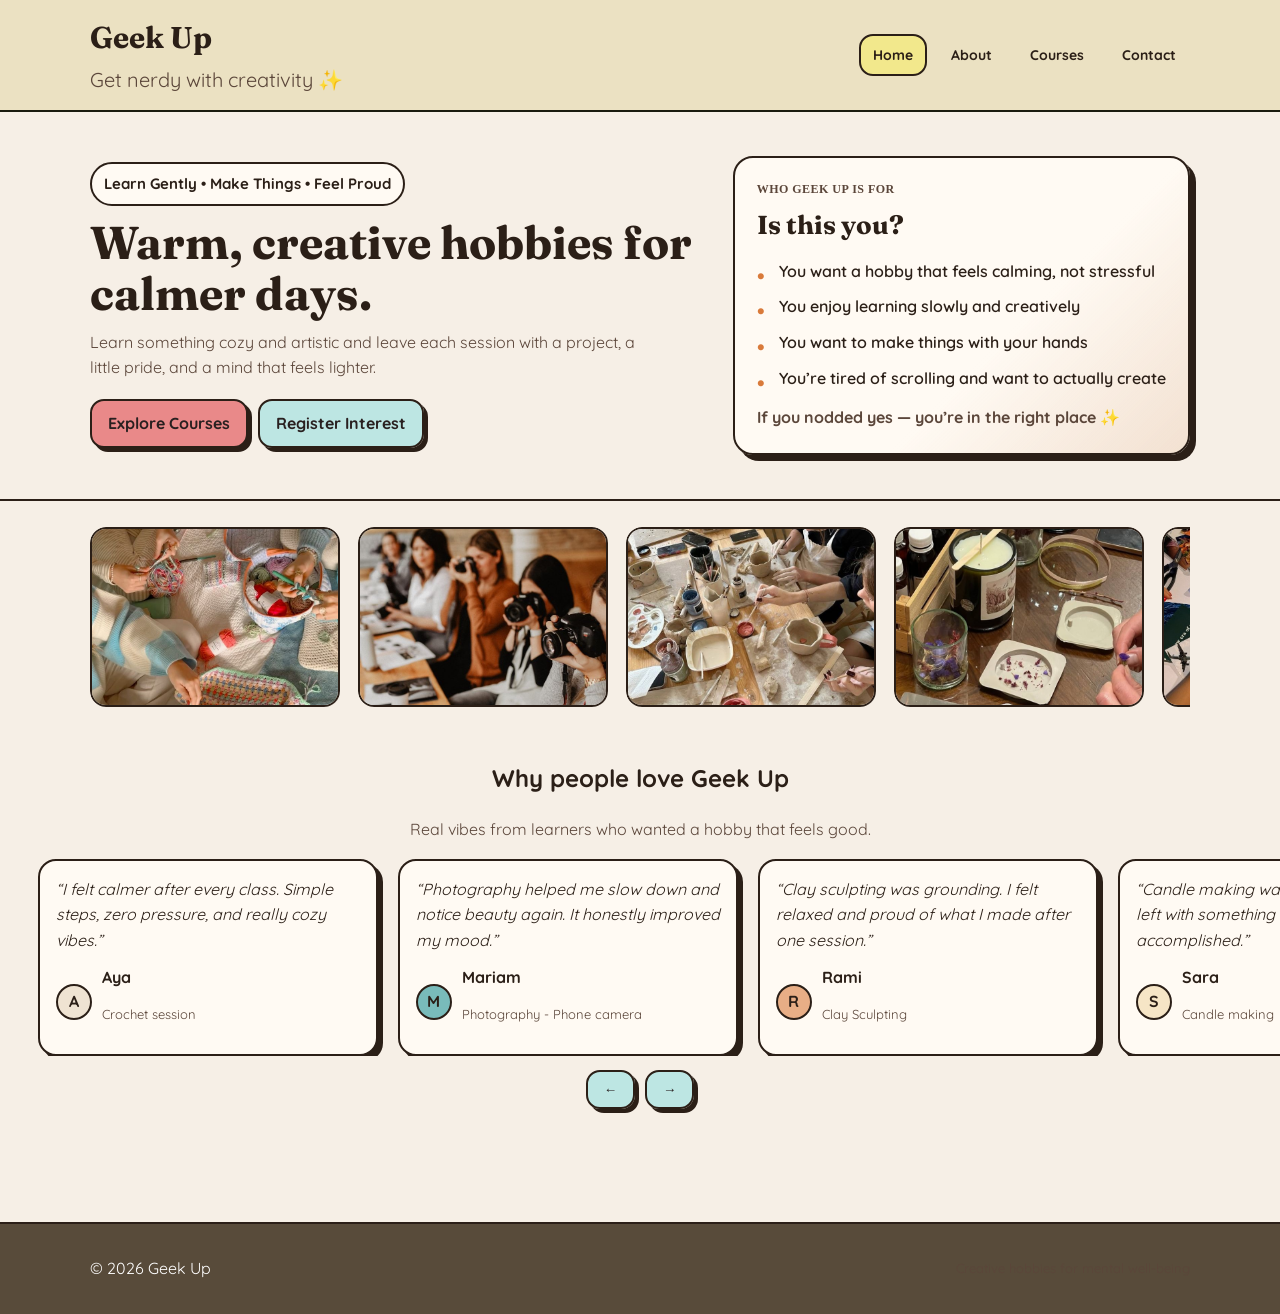
<file: index.html>
<!doctype html>
<html lang="en">
<head>
  <meta charset="utf-8">
  <title>Geek Up | Creative hobbies for a happier mind</title>

  <link rel="preconnect" href="https://fonts.googleapis.com">
  <link rel="preconnect" href="https://fonts.gstatic.com" crossorigin>
  <link href="https://fonts.googleapis.com/css2?family=Fraunces:wght@600;700&family=Quicksand:wght@400;600;700&display=swap" rel="stylesheet">

  <link rel="stylesheet" href="style.css">
</head>
<body>

  <header class="site-header">
    <div class="container header-inner">
      <a class="brand" href="index.html">
        <span class="brand-name">Geek Up</span>
        <span class="brand-tagline">Get nerdy with creativity ✨</span>
      </a>

      <nav class="nav">
        <a class="nav-link active" href="index.html">Home</a>
        <a class="nav-link" href="about.html">About</a>
        <a class="nav-link" href="courses.html">Courses</a>
        <a class="nav-link" href="contact.html">Contact</a>
      </nav>
    </div>
  </header>

  <main>

    <section class="hero">
      <div class="container hero-inner">

        <div class="hero-left">
          <p class="tiny-badge">Learn Gently • Make Things • Feel Proud</p>

          <h1 class="hero-title">Warm, creative hobbies for calmer days.</h1>

          <p class="hero-subtitle">
            Learn something cozy and artistic and leave each session with a project,
            a little pride, and a mind that feels lighter.
          </p>

          <div class="hero-buttons">
            <a class="btn primary" href="courses.html">Explore Courses</a>
            <a class="btn soft" href="contact.html">Register Interest</a>
          </div>
        </div>

       <div class="who-card">
  <p class="who-eyebrow">Who Geek Up is for</p>

  <h2 class="who-title">
    Is this you?
  </h2>

  <ul class="who-list">
    <li>You want a hobby that feels calming, not stressful</li>
    <li>You enjoy learning slowly and creatively</li>
    <li>You want to make things with your hands</li>
    <li>You’re tired of scrolling and want to actually create</li>
  </ul>

  <p class="who-footer">
    If you nodded yes — you’re in the right place ✨
  </p>
</div>


    </section>

    <!-- Photo row -->
    <section class="section photos-section">
      <div class="container">
        <div class="photo-row">

          <div class="photo-item">
            <img src="crochet.jpg" alt="Crochet aesthetic">
            <span class="photo-name">crochet</span>

          </div>

          <div class="photo-item">
            <img src="photography.jpg" alt="Photography aesthetic">
            <span class="photo-name">Shooting</span>
          </div>

          <div class="photo-item">
            <img src="clay.jpg" alt="Clay sculpting aesthetic">
            <span class="photo-name">Molding</span>
          </div>

          <div class="photo-item">
            <img src="candles.jpg" alt="Candle making aesthetic">
            <span class="photo-name">Pouring</span>
          </div>

          <div class="photo-item">
            <img src="journaling.jpg" alt="Journaling aesthetic">
            <span class="photo-name">Journaling</span>
          </div>

          <div class="photo-item">
            <img src="flowers.jpg" alt="Flower arrangement aesthetic">
            <span class="photo-name">Flowering</span>
          </div>

        </div>
      </div>
    </section>



    <!-- Reviews -->
    <section class="r-section">
      <div class="r-container">
        <div class="reviews-head">
          <h2 class="r-section-title">Why people love Geek Up</h2>
          <p class="muted">Real vibes from learners who wanted a hobby that feels good.</p>
        </div>

        <div class="reviews-wrap">
          <div class="reviews" id="reviews">

            <article class="review">
              <p class="quote">“I felt calmer after every class. Simple steps, zero pressure, and really cozy vibes.”</p>
              <div class="review-info">
                <div class="avatar a1">A</div>
                <div>
                  <p class="name">Aya</p>
                  <p class="muted small">Crochet session</p>
                </div>
              </div>
            </article>

            <article class="review">
              <p class="quote">“Photography helped me slow down and notice beauty again. It honestly improved my mood.”</p>
              <div class="review-info">
                <div class="avatar a2">M</div>
                <div>
                  <p class="name">Mariam</p>
                  <p class="muted small">Photography - Phone camera</p>
                </div>
              </div>
            </article>

            <article class="review">
              <p class="quote">“Clay sculpting was grounding. I felt relaxed and proud of what I made after one session.”</p>
              <div class="review-info">
                <div class="avatar a3">R</div>
                <div>
                  <p class="name">Rami</p>
                  <p class="muted small">Clay Sculpting </p>
                </div>
              </div>
            </article>

            <!-- 3 extra reviews so arrows actually do something -->
            <article class="review">
              <p class="quote">“Candle making was my new favorite. I left with something cute and felt accomplished.”</p>
              <div class="review-info">
                <div class="avatar a4">S</div>
                <div>
                  <p class="name">Sara</p>
                  <p class="muted small">Candle making</p>
                </div>
              </div>
            </article>

            <article class="review">
              <p class="quote">“Journaling made my head feel quieter. It’s like a reset button for my week.”</p>
              <div class="review-info">
                <div class="avatar a5">N</div>
                <div>
                  <p class="name">Nour</p>
                  <p class="muted small">Journaling & Scrapbooking</p>
                </div>
              </div>
            </article>

            <article class="review">
              <p class="quote">“Flower arranging was so relaxing. I didn’t expect it to feel this peaceful.”</p>
              <div class="review-info">
                <div class="avatar a6">L</div>
                <div>
                  <p class="name">Lina</p>
                  <p class="muted small">Flower arrangement</p>
                </div>
              </div>
            </article>

          </div>
        </div>

        <div class="review-controls">
          <button class="btn soft" id="prev" type="button">←</button>
          <button class="btn soft" id="next" type="button">→</button>
        </div>

      </div>
    </section>

  </main>

  <footer class="footer">
    <div class="container footer-inner">
      <p>© <span id="year"></span> Geek Up</p>
      <p class="muted small">Creative hobbies for mental well-being</p>
    </div>
  </footer>

  <script src="script.js"></script>
</body>
</html>
</file>
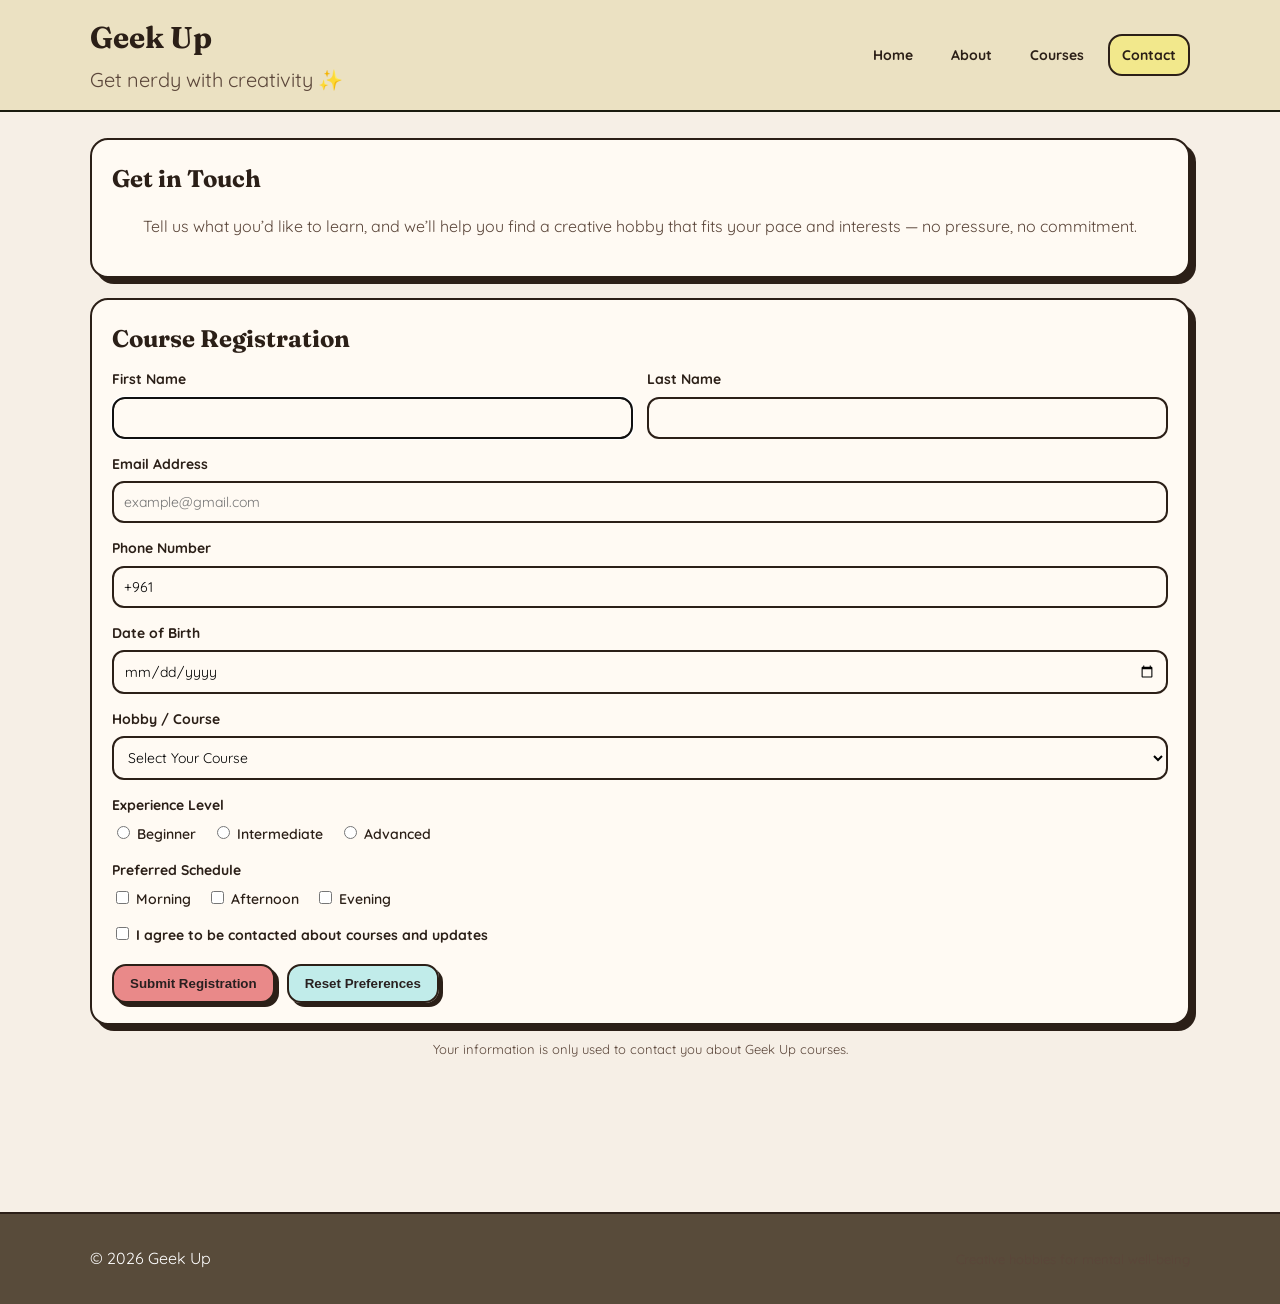
<file: contact.html>
<!doctype html>
<html lang="en">
<head>
  <meta charset="utf-8">
  <title>Contact | Geek Up</title>

  <link rel="preconnect" href="https://fonts.googleapis.com">
  <link rel="preconnect" href="https://fonts.gstatic.com" crossorigin>
  <link href="https://fonts.googleapis.com/css2?family=Fraunces:wght@600;700&family=Quicksand:wght@400;600;700&display=swap" rel="stylesheet">

  <link rel="stylesheet" href="style.css">
</head>
<body>

  <header class="site-header">
    <div class="container header-inner">
      <a class="brand" href="index.html">
        <span class="brand-name">Geek Up</span>
        <span class="brand-tagline">Get nerdy with creativity ✨</span>
      </a>

      <nav class="nav">
        <a class="nav-link" href="index.html">Home</a>
        <a class="nav-link" href="about.html">About</a>
        <a class="nav-link" href="courses.html">Courses</a>
        <a class="nav-link active" href="contact.html">Contact</a>
      </nav>
    </div>
  </header>

<main>
  <section class="section">
    <div class="container">

      <div class="card contact-intro">
        <h1 class="section-title">Get in Touch</h1>
        <p class="muted">
          Tell us what you’d like to learn, and we’ll help you find a creative hobby
          that fits your pace and interests — no pressure, no commitment.
        </p>
      </div>

      
      <form class="card contact-form" action="submit_form.php" name="regform" method="post">
        <h2 class="section-title">Course Registration</h2>

        
        <div class="form-row">
          <div class="form-group">
            <label>First Name</label>
            <input type="text" maxlength="20" name="first_name" required autofocus>
          </div>

          <div class="form-group">
            <label>Last Name</label>
            <input type="text" maxlength="30" name="last_name" required>
          </div>
        </div>

        <div class="form-group">
          <label>Email Address</label>
          <input type="email" placeholder="example@gmail.com" name="email" required>
        </div>

        <div class="form-group">
          <label>Phone Number</label>
          <input type="tel" maxlength="13" value="+961 " name="phone"  required>
        </div>

        <div class="form-group">
          <label>Date of Birth</label>
          <input type="date" name="dob   min="1960-01-01" max="2009-12-31">
        </div>

        <div class="form-group">
          <label>Hobby / Course</label>
          <select name="hobby" required>
            <option value="" selected disabled hidden>Select Your Course</option>
            <option>Hooking</option>
            <option>Photography</option>
            <option>Clay Molding</option>
            <option>Candle Pouring</option>
            <option>Journaling</option>
            <option>Flower Arranging</option>
          </select>
        </div>

        <div class="form-group">
          <label>Experience Level</label>
          <div class="radio-group">
            <label><input type="radio" name="level" value="Beginner" required> Beginner</label>
            <label><input type="radio" name="level" value="Intermediate"> Intermediate</label>
            <label><input type="radio" name="level"  value="Advanced"> Advanced</label>
          </div>
        </div>

        <div class="form-group">
          <label>Preferred Schedule</label>
          <div class="checkbox-group">
            <label><input type="checkbox" name="schedule" value="Morning"> Morning</label>
            <label><input type="checkbox" name="schedule" value="Afternoon"> Afternoon</label>
            <label><input type="checkbox" name="schedule" value="Evening"> Evening</label>
          </div>
        </div>

        <div class="form-group consent">
          <label>
            <input type="checkbox" required>
            I agree to be contacted about courses and updates
          </label>
        </div>

        <div class="form-buttons">
          <button type="submit" class="btn primary" value="submit">Submit Registration</button>
          <button type="reset" class="btn soft">Reset Preferences</button>
        </div>
      </form>

      
      <p class="muted small contact-note">
        Your information is only used to contact you about Geek Up courses.
      </p>

    </div>
  </section>
</main>


<div class="overlay" id="thankYouOverlay">

  <div class="card thank-you-message">
    
    <button class="close-btn" id="closeThankYou">×</button>

    <h2 class="section-title">Thank You For Submitting!! 🎉</h2>

    <p class="muted">
      We’ve received your registration and will contact you soon.
      Until then, keep creating and taking care of your mind ✨
    </p>

    <div class="thank-you-actions">
      <a href="index.html" class="btn primary">Go Back to Home</a>
    </div>

  </div>

</div>



  <footer class="footer">
    <div class="container footer-inner">
      <p>© <span id="year"></span> Geek Up</p>
      <p class="muted small">Creative hobbies for mental well-being</p>
    </div>
  </footer>

  <script src="script.js"></script>
</body>
</html>
</file>
<file: style.css>
* { box-sizing: border-box; }

body {
  margin: 0;
  font-family: "Quicksand", Arial, sans-serif;
  background: #f6efe6;
  color: #2b1f17;
  line-height: 1.6;
}

.container {
  width: 90%;
  max-width: 1100px;
  margin: auto;
}

/* Header */
.site-header {
  background: #ebe1c2;
  border-bottom: 2px solid #1a1b0e;
  position: sticky;
  top: 0;
  z-index: 9999;
  width: 100%;
  
}

.header-inner {
  display: flex;
  justify-content: space-between;
  align-items: center;
  padding: 14px 0;
  gap: 15px;
}

.brand {
  text-decoration: none;
  color: #2b1f17;
}

.brand-name {
  font-family: "Fraunces", serif;
  font-size: 30px;
  font-weight: 700;
}

.brand-tagline {
  display: block;
  font-size: 20px;
  color: #5b463a;
  margin-top: 2px;
}

/* Nav */
.nav {
  display: flex;
  gap: 10px;
  align-items: center;
}

.nav-link {
  text-decoration: none;
  color: #2b1f17;
  font-weight: 700;
  font-size: 14px;
  padding: 8px 12px;
  border-radius: 14px;
  border: 2px solid transparent;
}

.nav-link:hover {
  background: #E7D9B8;
  border: 2px solid #2b1f17;
}

.nav-link.active {
 background: #F2E88C;  /* soft buttery yellow */
color: #2B1F17;
border: 2px solid #2B1F17;
}

/* Hero */
.hero {
  padding: 44px 0;
  background-color: #f6efe6;
  border-bottom: 2px solid #2b1f17;
}

.hero-inner {
  display: grid;
  grid-template-columns: 1.15fr 0.85fr;
  gap: 24px;
  align-items: center;
}

.tiny-badge {
  display: inline-block;
  background: #fffaf3;
  border: 2px solid #2b1f17;
  padding: 8px 12px;
  border-radius: 999px;
  font-weight: 700;
  font-size: 15px;
  margin: 0 0 12px 0;
}

.hero-title {
  font-family: "Fraunces", serif;
  font-size: 46px;
  line-height: 1.1;
  margin: 0 0 10px 0;
}

.hero-subtitle {
  margin: 0 0 18px 0;
  color: #5b463a;
  max-width: 55ch;
}

.hero-stickers {
  display: grid;
  grid-template-columns: repeat(3, auto);
  gap: 14px 18px;
  margin-top: 18px;
  margin-bottom: 28px;
  max-width: fit-content;
}

.sticker {
  background: #fffaf3;
  border: 2px solid #2b1f17;
  border-radius: 999px;
  padding: 7px 12px;
  font-weight: 700;
  font-size: 13px;
  box-shadow: 3px 3px 0 #2b1f17;
  color: #2a1c09;
}

/* Sticker colors */
.sticker.h { background:#beeccb; }
.sticker.s { background:#cbf8f1; }
.sticker.m { background:#cda38c; }
.sticker.p { background:#dbe0b6; }
.sticker.j { background:#a79378; }
.sticker.f { background:#f1c0ea; }

/* Buttons */
.hero-buttons {
  display: flex;
  gap: 10px;
  flex-wrap: wrap;
}

.btn {
  text-decoration: none;
  display: inline-block;
  padding: 10px 16px;
  border-radius: 14px;
  border: 2px solid #2b1f17;
  font-weight: 800;
  cursor: pointer;
  background: #fffaf3;
  color: #2b1f17;
}

.btn.primary {
  background: #e98989;
  color: rgb(41, 32, 32);
  box-shadow: 4px 4px 0 #2b1f17;
}

.btn.soft {
  background: rgba(123, 219, 223, 0.467);
  box-shadow: 4px 4px 0 #2b1f17;
  color:rgb(41, 32, 32);
}

.btn:hover {
  transform: translateY(5px);
}

/* Poster */
.poster {
  background: #fffaf3;
  border: 2px solid #2b1f17;
  border-radius: 18px;
  padding: 18px;
  box-shadow: 6px 6px 0 #2b1f17;
}

.poster-top {
  margin: 0;
  font-weight: 800;
  color: #5b463a;
}

.poster-title {
  margin: 8px 0 6px 0;
  font-family: "Fraunces", serif;
  font-size: 24px;
}

.poster-text {
  margin: 0 0 14px 0;
  color: #5b463a;
}

.poster-grid {
  display: grid;
  grid-template-columns: 1fr 1fr;
  gap: 10px;
}

.poster-box {
  border: 2px solid #2b1f17;
  border-radius: 14px;
  padding: 10px;
  font-weight: 800;
  text-align: center;
  background: #efe3d2;
}

.b1 { background: #efe3d2; }
.b2 { background: rgba(52,160,164,0.18); }
.b3 { background: rgba(217,122,58,0.22); }
.b4 { background: rgba(120,84,62,0.18); }

.poster-bottom {
  margin: 14px 0 0 0;
  font-weight: 800;
}

/* Sections */
.section { padding: 26px 0; }

.section-title {
  font-family: "Fraunces", serif;
  margin: 0 0 10px 0;
}

/* Cards */
.card {
  background: #fffaf3;
  border: 2px solid #2b1f17;
  border-radius: 18px;
  padding: 20px;
  box-shadow: 6px 6px 0 #2b1f17;
}

.muted { color: #5b463a; }
.small { font-size: 13px; }

/* Photo row  */
.photo-row {
  display: flex;
  gap: 18px;
  overflow-x: auto;
  padding-bottom: 6px;
}

.photo-item {
  flex: 0 0 auto;
  display: flex;
  flex-direction: column;
  align-items: center;
  gap: 10px;
}

.photo-item img {
  width: 250px;
  height: 180px;
  object-fit: cover;
  border-radius: 16px;
  border: 2px solid #2b1f17;
  box-shadow: 4px 4px 0 #2b1f17;
}

/* Reviews (shows 3 at a time, and arrows slide the reviews area only) */
.reviews-wrap {
  overflow: hidden;
}
.r-section-title{
  text-align: center;
}
.muted{
  text-align: center;
}

.reviews {
  display: flex;
  gap: 20px;
  transition: transform 0.3s ease;
  padding-left: 1cm;

}

.review {
  width: 340px;        
  flex: 0 0 auto;
  background: #fffaf3;
  border: 2px solid #2b1f17;
  border-radius: 18px;
  padding: 16px;
  box-shadow: 5px 5px 0 #2b1f17;
}

.quote { margin: 0 0 12px 0; font-style: italic; }

.review-info {
  display: flex;
  align-items: center;
  gap: 10px;
}

.avatar {
  width: 36px;
  height: 36px;
  border-radius: 50%;
  border: 2px solid #2b1f17;
  display: flex;
  align-items: center;
  justify-content: center;
  font-weight: 900;
  background: #efe3d2;
}

.a2 { background: rgba(49, 153, 156, 0.647); }
.a3 { background: rgba(217, 122, 58, 0.59); }
.a4 { background: rgba(242, 221, 179, 0.696); }
.a5 { background: rgba(217, 182, 163, 0.629); }
.a6 { background: rgba(120, 84, 62, 0.589); }

.name { margin: 0; font-weight: 900; }

.review-controls {
  display: flex;
  justify-content: center;
  gap: 10px;
  margin-top: 14px;
}



/* Who Geek Up is for */
.who-card {
  background: linear-gradient(
    135deg,
    #fffaf3 60%,
    rgba(217,122,58,0.12)
  );
  border: 2px solid #2b1f17;
  border-radius: 20px;
  padding: 22px;
  box-shadow: 6px 6px 0 #2b1f17;
  position: relative;
}

/* small label */
.who-eyebrow {
  font-size: 12px;
  font-weight: 800;
  letter-spacing: 0.04em;
  text-transform: uppercase;
  color: #5b463a;
  margin: 0 0 6px 0;
  font-family: 'Shadows Into Light', cursive;
}

/* main title */
.who-title {
  font-family: "Fraunces", serif;
  font-size: 26px;
  margin: 0 0 12px 0;
}

/* list */
.who-list {
  list-style: none;
  padding: 0;
  margin: 0 0 14px 0;
}

.who-list li {
  position: relative;
  padding-left: 22px;
  margin-bottom: 10px;
  font-weight: 600;
  color: #2b1f17;
}

/* cute bullet dots */
.who-list li::before {
  content: "•";
  position: absolute;
  left: 0;
  top: 0;
  font-size: 22px;
  color: #d97a3a;
}

/* footer line */
.who-footer {
  margin: 0;
  font-weight: 800;
  color: #5b463a;
}
/* Footer */
.footer {
  border-top: 2px solid #2b1f17;
  background: #584b3a;
  padding: 16px 0;
  margin-top: 3cm;
}

.footer-inner {
  display: flex;
  justify-content: space-between;
  align-items: center;
  gap: 14px;
  color:white;
}

/*start of contact */
/* Contact page form */
.contact-intro {
  margin-bottom: 20px;
}

.contact-form {
  margin-top: 20px;
}

.form-group {
  display: flex;
  flex-direction: column;
  gap: 6px;
  margin-bottom: 14px;
}

.form-group label {
  font-weight: 700;
  font-size: 14px;
}

.form-group input,
.form-group select {
  padding: 10px;
  border-radius: 12px;
  border: 2px solid #2b1f17;
  font-family: inherit;
  font-size: 14px;
  background: #fffaf3;
}

.form-row {
  display: flex;
  gap: 14px;
}

.form-row .form-group {
  flex: 1;
}

.radio-group,
.checkbox-group {
  display: flex;
  gap: 16px;
  flex-wrap: wrap;
}

.radio-group label,
.checkbox-group label {
  font-weight: 600;
  font-size: 14px;
}

.consent {
  margin-top: 10px;
}

.form-buttons {
  display: flex;
  gap: 12px;
  margin-top: 18px;
  flex-wrap: wrap;
}

.contact-note {
  margin-top: 14px;
}

/*thank you message*/

.overlay {
  position: fixed;
  top: 0;
  left: 0;
  width: 100%;
  height: 100%;
  background: rgba(43, 31, 23, 0.6);
  display: none; /* hidden by default */
  justify-content: center;
  align-items: center;
  z-index: 1000;
}

.thank-you-message {
  position: relative;
  max-width: 420px;
  width: 90%;
  text-align: center;
}

.close-btn {
  position: absolute;
  top: 10px;
  right: 12px;
  background: none;
  border: none;
  font-size: 22px;
  font-weight: bold;
  cursor: pointer;
  color: #2b1f17;
}

.close-btn:hover {
  color: #d97a3a;
}

.thank-you-actions {
  margin-top: 16px;
}


/* end of contact */

/* =========================
   ABOUT PAGE 
   ========================= */

/* ABOUT INTRO - make it stronger + more styled */
.about-page{
  padding-top: 50px;
  padding-bottom: 50px;
}

.about-top{
  background: #fffbf6;
  border: 2px solid #2b1f17;
  border-radius: 26px;
  padding: 34px 34px 30px;
  box-shadow: 10px 10px 0 #2b1f17;
  margin-bottom: 26px;
  position: relative;
  overflow: hidden;
}

/* fun decoration (no gradient background, just soft shapes) */
.about-top::before{
  content: "";
  position: absolute;
  width: 220px;
  height: 220px;
  border-radius: 50%;
  background: rgba(217, 122, 58, 0.14);
  top: -70px;
  right: -70px;
  border: 2px solid rgba(43, 31, 23, 0.25);
}

.about-top::after{
  content: "";
  position: absolute;
  width: 170px;
  height: 170px;
  border-radius: 26px;
  background: rgba(52, 160, 164, 0.14);
  bottom: -60px;
  left: -55px;
  transform: rotate(10deg);
  border: 2px solid rgba(43, 31, 23, 0.25);
}

/* keep text above shapes */
.about-top > *{
  position: relative;
  z-index: 2;
}

/* badge looks nicer */
.about-badge{
  display: inline-block;
  background: #fffaf3;
  border: 2px solid #2b1f17;
  border-radius: 999px;
  padding: 8px 14px;
  font-weight: 900;
  font-size: 13px;
  letter-spacing: 0.2px;
  box-shadow: 4px 4px 0 #2b1f17;
  margin: 0 0 14px 0;
}

/* title stronger */
.about-title{
  font-family: "Fraunces", serif;
  font-size: 52px;
  line-height: 1.05;
  margin: 0 0 14px 0;
  letter-spacing: 0.2px;
}

/* paragraphs thicker + more readable */
.about-text{
  font-size: 18px;
  line-height: 1.85;
  margin: 0 0 14px 0;
  color: #2b1f17;
  font-weight: 600; /* this is the main fix */
}

/* make important words pop */
.about-text strong{
  font-weight: 900;
}

.about-text em{
  font-style: normal;
  font-weight: 900;
  padding: 0 6px;
  border-radius: 10px;
  background: rgba(217, 122, 58, 0.18);
  border: 1px solid rgba(43, 31, 23, 0.25);
}

/* optional: slightly separate the 2nd paragraph */
.about-text + .about-text{
  margin-top: 18px;
}


.photo-slot-large{
  width: 100%;
  max-width: 100%;
  border-radius: 22px;
  overflow: hidden;   /* trims overflow cleanly */
  border: 2px solid #2b1f17;
  box-shadow: 6px 6px 0 #2b1f17;
  background: transparent; /* removes white background */
}

.photo-slot-large img{
  width: 100%;
  height: auto;        /* THIS prevents cropping */
  display: block;      /* removes tiny white gaps */
  object-fit: contain; /* ensures full image is visible */
}



/* Mission  */
.mission-fun{
  border: 2px solid #2b1f17;
  border-radius: 22px;
  box-shadow: 6px 6px 0 #2b1f17;
  background: #fffaf3;
  padding: 24px;
  display: grid;
  grid-template-columns: 1fr 1fr;
  gap: 18px;
  margin-top: 8px;
}

.mission-text{
  font-weight: 700;
  color: #5b463a;
  margin: 0;
  font-size: 16px;
}

.mission-list{
  margin: 0;
  padding-left: 18px;
  font-weight: 700;
}

.mission-list li{
  margin-bottom: 10px;
}

.mission-note{
  margin: 10px 0 0 0;
  font-weight: 800;
  color: #2b1f17;
  background: #ee9e9e;
  border: 2px solid #2b1f17;
  border-radius: 18px;
  padding: 10px 12px;
  box-shadow: 4px 4px 0 #2b1f17;
  text-align: center;
}

/* How this works */
.how-card{
  border: 2px solid #2b1f17;
  border-radius: 22px;
  box-shadow: 6px 6px 0 #1d120b;
  background: #fffaf3;
  padding: 24px;
}

.how-head{
  margin-bottom: 16px;
  text-align: center;
}

.how-sub{
  margin: 0;
}

.how-steps{
  display: grid;
  grid-template-columns: repeat(3, 1fr);
  gap: 14px;
  margin-top: 14px;
  margin-bottom: 18px;
}

.how-step{
  background: #efe3d2;
  border: 2px solid #2b1f17;
  border-radius: 20px;
  padding: 16px;
  box-shadow: 5px 5px 0 #2b1f17;
  
}

.hs1{ background: #92b2ad; }
.hs2{ background: #b994b3; }
.hs3{ background: #d1d6ab; }

.how-num{
  width: 34px;
  height: 34px;
  border-radius: 12px;
  border: 2px solid #2b1f17;
  background: #fffaf3;
  display: flex;
  align-items: center;
  justify-content: center;
  font-weight: 900;
  margin-bottom: 10px;
}

.how-title{
  margin: 0 0 6px 0;
  font-family: "Fraunces", serif;
  font-size: 18px;
  
}

.how-text{
  margin: 0;
  font-weight: 700;
  color: #2b1f17;
}

.how-bottom{
  background: #eae1d4;
  border: 2px solid #2b1f17;
  border-radius: 20px;
  padding: 16px 18px;
  box-shadow: 5px 5px 0 #2b1f17;
}

.how-mini-title{
  margin: 0 0 10px 0;
  font-family: "Fraunces", serif;
  font-size: 18px;
}

/* instructors  */

.team-top{
  margin-bottom: 16px;
  padding: 14px 0;
 
}

.team-badge{
  display: inline-block;
  border: 2px solid #2b1f17;
  background: #fffaf3;
  padding: 7px 12px;
  border-radius: 12px; 
  font-weight: 800;
  margin: 0 0 10px 0;
  box-shadow: 4px 4px 0 #2b1f17;
}

.team-title{
  font-size: 30px;
  margin: 0 0 8px 0;
}

.team-intro{
  margin: 0;
  text-align: center;
  max-width: 70ch;
  color: #5b463a;
  font-weight: 600;
 
}

.instructors-grid{
  display: grid;
  grid-template-columns: repeat(2, 1fr);
  gap: 18px;
  margin-top: 18px;
  padding-bottom: 26px; /* makes section feel bigger */
}

/* instructor cards */
.instructor-card{
  border: 2px solid #2b1f17;
  background: #ffffff;
  border-radius: 22px 10px 22px 10px; 
  box-shadow: 7px 7px 0 #2b1f17;
  padding: 16px;
  display: grid;
  grid-template-columns: 130px 1fr;
  gap: 14px;
  position: relative;
}

.instructor-card:nth-child(2n){
  background: #ffffff; 
}

.instructor-card:nth-child(3n){
  background: #ffffff; 
}

.instructor-card:hover{
  transform: translateY(-2px);
  transition: 0.2s;
}


/* Instructor photos */
.inst-photo-slot {
  width: 100%;
  height: 180px;              
  border: 2px solid #2b1f17;
  border-radius: 18px;
  overflow: hidden;           /* hides extra parts */
  background: #fffaf3;
  box-shadow: 4px 4px 0 #2b1f17;
}

.inst-photo-slot img {
  width: 100%;
  height: 100%;
  display: block;
  object-fit: cover;          /* fills the box nicely */
  object-position: center;    /* keep face/center in view */
}


/* text */
.inst-name{
  margin: 0 0 4px 0;
  font-family: "Fraunces", serif;
  font-size: 22px;
}

.inst-name{
  margin: 0 0 6px 0;
  font-family: "Fraunces", serif;
  display: flex;
  align-items: baseline;
  gap: 8px;              /* controls space between name + role */
}

.inst-role{
  font-family: "Fraunces", serif; /* same font */
  font-size: 13px;                /* smaller than name */
  color: #5b463a;
  opacity: 0.95;
}


.inst-bio{
  margin: 0 0 12px 0;
  font-weight: 600;
  color: #2b1f17;
}

/* small chips  */
.inst-tags{
  margin: 0;
  display: flex;
  flex-wrap: wrap;
  gap: 8px;
}

.chip{
  border: 2px solid #2b1f17;
  padding: 5px 8px;
  border-radius: 10px;
  font-weight: 800;
  font-size: 12px;
  background: #ffffff;
}

/* give chips a little variety */
.c1{ background:#9ac4a6; }
.c2{ background:#a1c6c0; }
.c3{ background:#cea4c8; }
.c4{ background:#c8cca6; }
.c5{ background:#ceb2a2; }
.c6{ background:#a8cfc9; }
.c7{ background:#a1c8ac; }
.c8{ background:#c2c6a2; }
.c9{ background:#c49fbf; }
.c10{ background:#b1998c; }
.c11{ background:#a0c3be; }
.c12{ background:#c1c69f; }
.c13{ background:#b597b1; }
.c14{ background:#beeccb; }
.c15{ background:#9bbbb7; }
.c16{ background:#acaf8f; }
.c17{ background:#90af99; }
.c18{ background:#b391ae; }



.team-note{
  margin: 0;
  font-weight: 800;
  color: #5b463a;
  background: #fffaf3;
  border: 2px solid #2b1f17;
  padding: 12px 14px;
  border-radius: 16px;
  box-shadow: 5px 5px 0 #2b1f17;
  max-width: 70ch;
}

.section-title-photos {
  text-align: center;

}

.workshop-grid{
  display: grid;
  grid-template-columns: repeat(2, 1fr);
  gap: 16px;
  margin-top: 16px;
}

.workshop-photo{
  margin: 0;
  border: 2px solid #2b1f17;
  border-radius: 18px;
  overflow: hidden;
  box-shadow: 5px 5px 0 #2b1f17;
  background: #fffaf3;
}

.workshop-photo img{
  width: 100%;
  height: 300px; /* controls how tall the photos look */
  object-fit: cover;      /* keeps same size + crops nicely */
  display: block;
}

/* =========================
   COURSES PAGE 
   ========================= */

.courses-page{
  padding-top: 34px;
  padding-bottom: 10px;
}

.courses-top{
  background: #fffbf6;
  border: 2px solid #2b1f17;
  border-radius: 22px;
  padding: 24px;
  box-shadow: 6px 6px 0 #2b1f17;
  position: relative;
  overflow: hidden;
}

.courses-top::before{
  content:"";
  position:absolute;
  inset:-20px;
  background: radial-gradient(#2b1f1718 1px, transparent 1px);
  background-size: 16px 16px;
  transform: rotate(-3deg);
  pointer-events:none;
}

.courses-badge{
  position: relative;
  z-index: 1;
  display: inline-block;
  background: #efe3d2;
  border: 2px solid #2b1f17;
  border-radius: 16px;
  padding: 8px 12px;
  font-weight: 900;
  margin: 0 0 12px 0;
}

.courses-title{
  position: relative;
  z-index: 1;
  font-family: "Fraunces", serif;
  font-size: 40px;
  margin: 0 0 10px 0;
}

.courses-sub{
  position: relative;
  z-index: 1;
  margin: 0;
  color: #5b463a;
  font-weight: 800;
  max-width: 75ch;
}

/* one course per row */
.courses-grid{
  display: grid;
  grid-template-columns: 1fr;
  gap: 28px;
  margin-top: 22px;
}

/* wider course cards */
.course-card{
  max-width: 1100px;
  width: 100%;
  margin: 0 auto;
  padding: 0;
  overflow: hidden;
  border-radius: 24px;
}

.course-card.featured{
  padding: 0;
}

/* hero image */
.course-hero{
  position: relative;
}

.course-hero img{
  width: 100%;
  height: 320px;
  object-fit: cover;
  border-bottom: 2px solid #2b1f17;
  display:block;
}


.course-ribbon{
  position: absolute;
  left: 16px;
  bottom: 16px;
  padding: 8px 14px;
  border-radius: 14px;
  border: 2px solid #2b1f17;
  font-weight: 900;
  font-size: 13px;
  box-shadow: 4px 4px 0 #2b1f17;
  background: #fffaf3;
}

/* ribbon colors */
.r1{ background:#9ec0a799; }
.r2{ background:#a4c4bfcb; }
.r3{ background:#bfc3a4d3; }
.r4{ background:#bda7b9dc; }
.r5{ background:#cfc1aecd; }
.r6{ background:#b8a094b9; }

/* inside layout */
.course-content{
  padding: 20px;
  display: grid;
  grid-template-columns: 1.25fr 0.75fr;
  gap: 18px;
  align-items: start;
}

.course-title{
  font-family: "Fraunces", serif;
  font-size: 34px;
  margin: 0 0 10px 0;
}

.course-desc{
  color: #2b1f17;
  font-weight: 800;
  margin: 0 0 14px 0;
  max-width: 75ch;
  font-size: 16px;
}


.course-learn{
  margin: 0;
  padding: 0;
  border: none;
  background: transparent;
  box-shadow: none;
}

.course-learn h4{
  margin: 0 0 8px 0;
  font-weight: 900;
  font-size: 15px;
}

.course-learn ul{
  margin: 0;
  padding-left: 18px;
  font-weight: 800;
  color: #2b1f17;
}

.course-learn li{
  margin-bottom: 6px;
}

/* right panel */
.course-side{
  border: 2px solid #2b1f17;
  border-radius: 18px;
  padding: 14px;
  box-shadow: 6px 6px 0 #2b1f17;
  background: #fffaf3;
  position: relative;
  overflow: hidden;
}

.course-side::before{
  content:"";
  position:absolute;
  inset:-20px;
  background: radial-gradient(#2b1f1715 1px, transparent 1px);
  background-size: 14px 14px;
  transform: rotate(4deg);
  pointer-events:none;
}

.course-side > *{
  position: relative;
  z-index: 1;
}

.course-info-title{
  margin: 0 0 10px 0;
  font-family: "Fraunces", serif;
  font-size: 18px;
}

.course-info{
  display: grid;
  gap: 10px;
  margin-bottom: 12px;
}

.info-row{
  display: flex;
  justify-content: space-between;
  gap: 12px;
  padding: 10px 10px;
  border-radius: 14px;
  border: 2px solid #2b1f17;
  background: #efe3d2;
  font-weight: 900;
}

.info-row span{
  color: #5b463a;
  font-weight: 900;
}

.info-row strong{
  color: #2b1f17;
  font-weight: 900;
}

/* per course color */
.course-card.c1 .course-side .info-row{ background:#d5efdcd7; }
.course-card.c2 .course-side .info-row{ background:#cae7e2e4; }
.course-card.c3 .course-side .info-row{ background:#d3d7b7e3; }
.course-card.c4 .course-side .info-row{ background:#d8bad4cb; }
.course-card.c5 .course-side .info-row{ background:#d5cabadb; }
.course-card.c6 .course-side .info-row{ background:#d0b6a8df; }

/* instructor link */
.course-instructor{
  margin: 0;
  font-weight: 900;
  font-size: 14px;
}

.course-instructor a{
  display: block;
  margin-top: 10px;
  text-align: center;
  padding: 10px 14px;
  border-radius: 16px;
  border: 2px solid #2b1f17;
  background: #fffaf3;
  color: #2b1f17;
  font-weight: 900;
  text-decoration: none;
  box-shadow: 4px 4px 0 #2b1f17;
  transition: transform 0.15s ease, background 0.15s ease;
}

.course-instructor a:hover{
  transform: translateY(-2px);
  background: #928278;
  color: #fff;
}

.course-instructor a:active{
  transform: translateY(0);
  box-shadow: 2px 2px 0 #2b1f17;
}


/*hover for photos*/
.photo-item {
  position: relative;
  width: 250px;
  height: 180px;
  border-radius: 16px;
  overflow: hidden;/*controls what happens when content is bigger than its container*/
}

/* image */
.photo-item img {
  width: 100%;
  height: 100%;
  object-fit: cover;
  border-radius: 16px;
  transition: opacity 0.3s ease; /*This enables the fade effect*/
}

/* text label (hidden by default) */
.photo-name {
  position: absolute;
  inset: 0;
  background: #ead1c0;
  color: #fffaf3;
  display: flex;
  align-items: center;
  justify-content: center;
  font-family: "Fraunces", serif;
  font-size: 16px;
  text-align: center;
  opacity: 0;
  transition: opacity 0.3s ease;
  padding: 10px;
}

/* hover effect */
.photo-item:hover img {
  opacity: 0;/*transparent*/
}

.photo-item:hover .photo-name {
  opacity: 1;/*visible*/
}

/* Fix anchor jump offset */
#inst-nour , #inst-fadi, #inst-lina, #inst-maya, #inst-rana, #inst-hala {
  scroll-margin-top: 120px; /* adjust to your header height */
}


/*start if hover fo photos in about*/


.about-photo-row {
  display: grid;
  grid-template-columns: repeat(2, 1fr);
  gap: 16px;
  margin-top: 16px;
}

.about-photo {
  position: relative;
  border: 2px solid #2b1f17;
  border-radius: 18px;
  overflow: hidden;
  box-shadow: 5px 5px 0 #2b1f17;
  background: #fffaf3;
}

.about-photo img {
  width: 100%;
  height: 300px;
  object-fit: cover;
  display: block;
  transition: opacity 0.3s ease;
}

.about-photo-text {
  position: absolute;
  inset: 0;
  background: #d7bbbb;
  color: #2b1f17;
  display: flex;
  align-items: center;
  justify-content: center;
  text-align: center;
  font-family: "Fraunces", serif;
  font-size: 16px;
  padding: 16px;
  opacity: 0;
  transition: opacity 0.3s ease;
}

.about-photo:hover img {
  opacity: 0;
}

.about-photo:hover .about-photo-text {
  opacity: 1;
}


/*hover for photos*/
</file>
